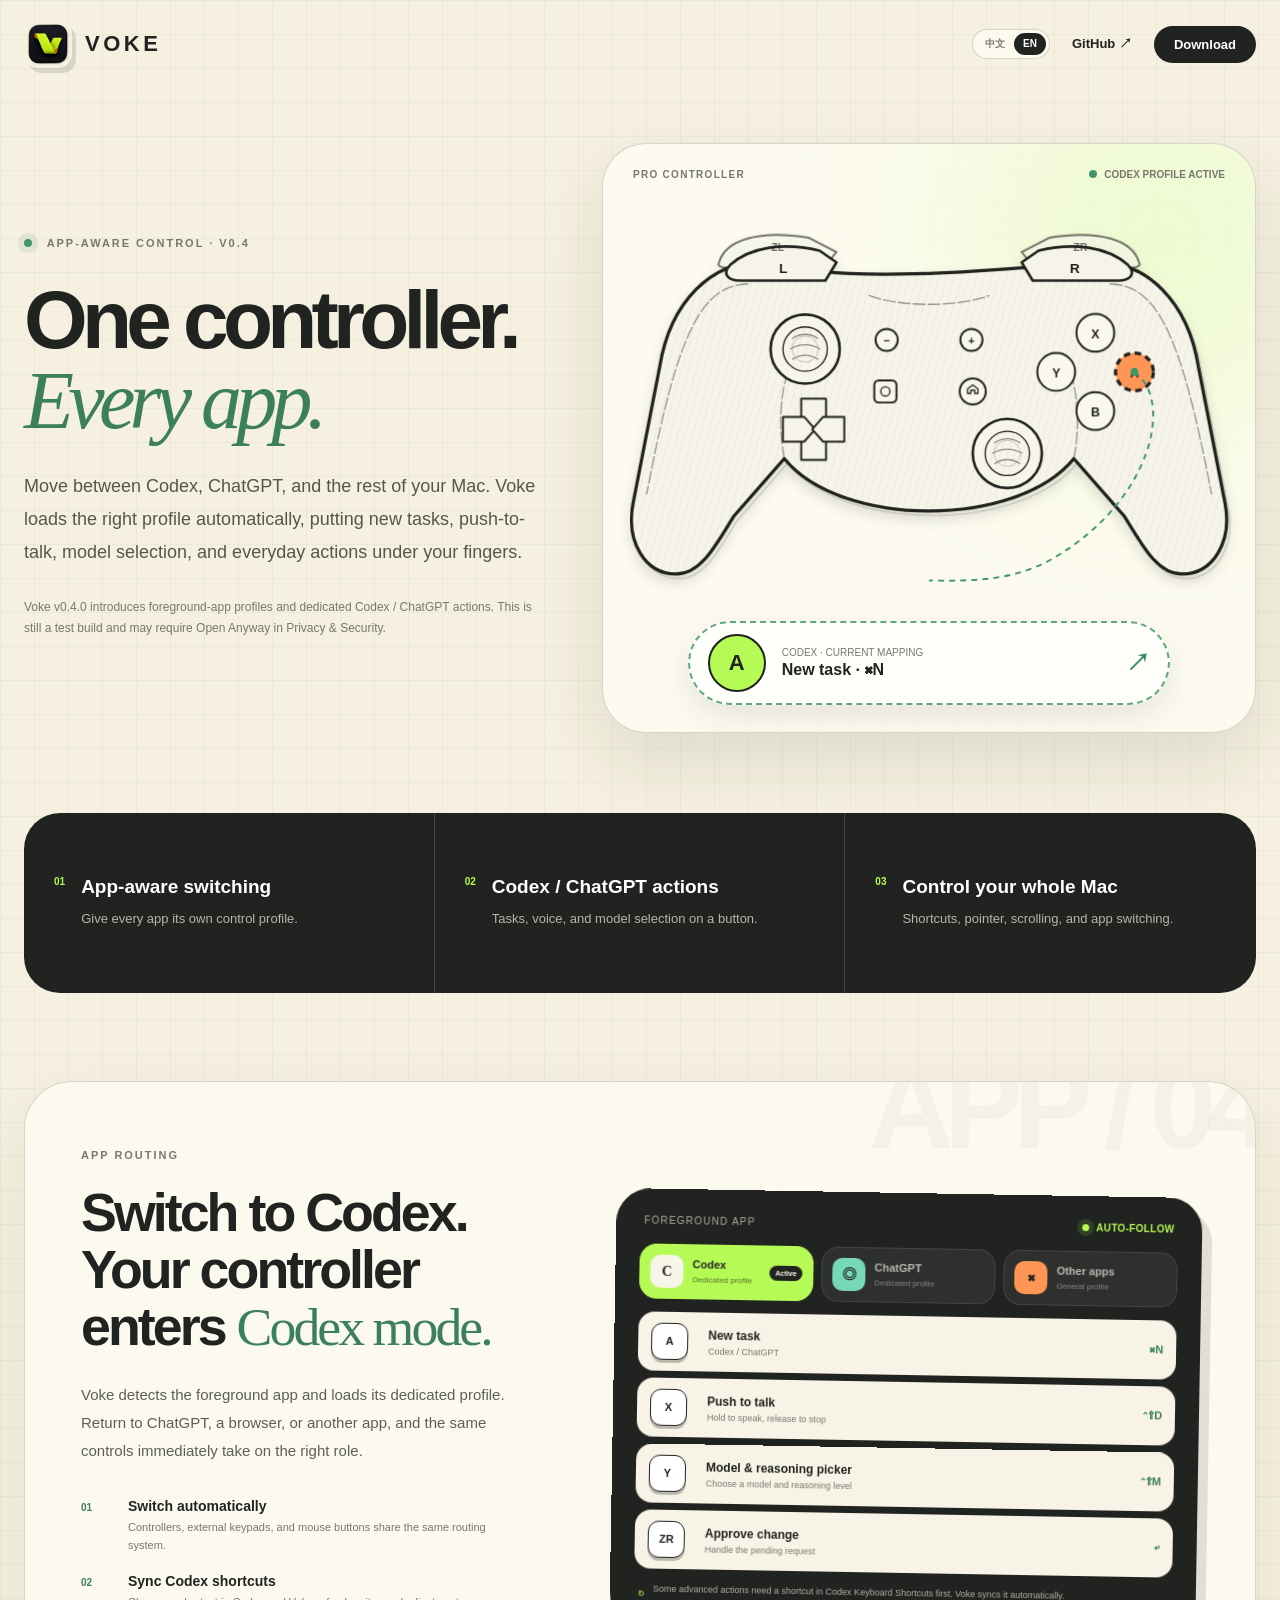
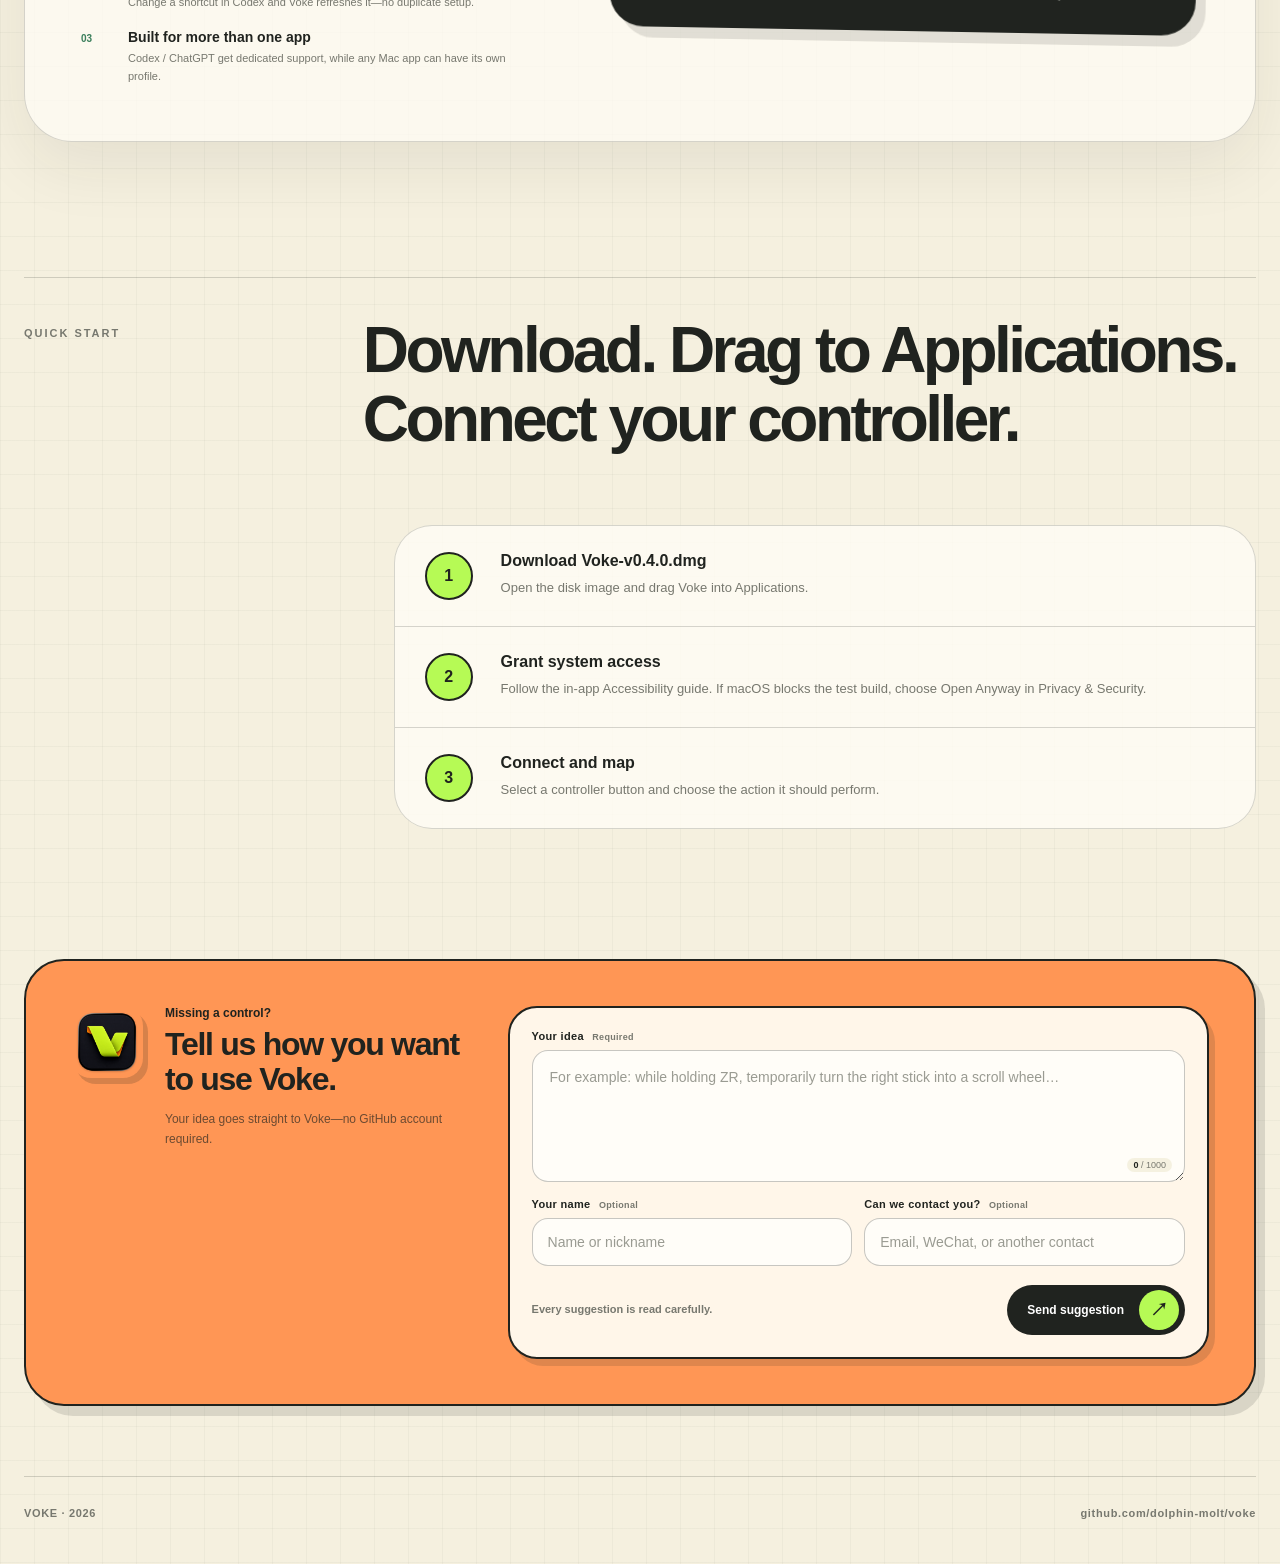
<file: site/index.html>
<!doctype html>
<html lang="zh-CN">
<head>
  <meta charset="utf-8">
  <meta name="viewport" content="width=device-width, initial-scale=1">
  <meta name="description" content="Voke：用游戏手柄控制 Codex、ChatGPT 与整个 Mac，并根据当前 App 自动切换专属映射。">
  <meta name="theme-color" content="#f5f0df">
  <title>Voke — 用手柄控制 Codex、ChatGPT 与你的 Mac</title>
  <link rel="icon" href="assets/voke-icon.png?v=0.4.0">
  <link rel="stylesheet" href="styles.css?v=20260722.2">
</head>
<body>
  <header class="nav shell">
    <a class="brand" href="#top" aria-label="Voke Home">
      <img src="assets/voke-icon.png?v=0.4.0" alt="">
      <span>VOKE</span>
    </a>
    <div class="nav-actions">
      <div class="lang-switch" role="group" aria-label="Language">
        <button type="button" data-lang="zh" aria-pressed="true">中文</button>
        <button type="button" data-lang="en" aria-pressed="false">EN</button>
      </div>
      <a class="quiet-link" href="https://github.com/dolphin-molt/voke" target="_blank" rel="noreferrer">GitHub ↗</a>
      <a class="mini-button" href="https://github.com/dolphin-molt/voke/releases/download/v0.4.0/Voke-v0.4.0.dmg" download="Voke-v0.4.0.dmg" data-i18n="nav.download">下载</a>
    </div>
  </header>

  <main id="top">
    <section class="hero shell">
      <div class="hero-copy reveal">
        <p class="eyebrow"><i></i> APP-AWARE CONTROL · V0.4</p>
        <h1 data-i18n-html="hero.title">一只手柄，<br><em>控制每个 App。</em></h1>
        <p class="summary" data-i18n="hero.summary">切到 Codex、ChatGPT 或其他 App，Voke 会自动换成对应的按键方案。新建任务、按住说话、模型选择和常用操作，抬手就能触发。</p>
        <p class="release-note" data-i18n="hero.release">当前版本 v0.4.0，新增前台 App 自动适配与 Codex / ChatGPT 专属动作。仍为测试版，安装时可能需要在“隐私与安全性”中选择仍要打开。</p>
      </div>

      <div class="controller-card reveal" aria-label="Voke controller mapping preview" data-i18n-aria="controller.preview">
        <div class="card-top"><span>PRO CONTROLLER</span><span class="connected"><i></i><span data-i18n="controller.status">CODEX 方案已启用</span></span></div>
        <svg class="controller" viewBox="0 0 1000 680" role="img" aria-label="Voke hand-drawn Pro Controller" data-i18n-aria="controller.svg">
          <defs>
            <pattern id="hatch" width="11" height="11" patternUnits="userSpaceOnUse" patternTransform="rotate(16)">
              <line x1="0" y1="0" x2="0" y2="11" stroke="#20231f" stroke-opacity=".10" stroke-width="1.4"/>
            </pattern>
            <filter id="object-shadow" x="-20%" y="-20%" width="140%" height="150%">
              <feDropShadow dx="0" dy="10" stdDeviation="10" flood-color="#20231f" flood-opacity=".12"/>
            </filter>
          </defs>
          <g class="controller-art" filter="url(#object-shadow)">
            <path class="trigger rear" d="M178 137C188 103 237 87 315 99L358 121L338 146H201C183 146 174 143 178 137Z"/>
            <path class="trigger rear" d="M822 137C812 103 763 87 685 99L642 121L662 146H799C817 146 826 143 822 137Z"/>
            <path class="ghost" d="M255 137C164 129 102 203 87 297L46 507C35 565 64 615 112 615C150 615 173 571 200 527L278 438C365 545 635 545 722 438L800 527C827 571 850 615 888 615C936 615 965 565 954 507L913 297C898 203 836 129 745 137C654 144 374 174 255 137Z"/>
            <path class="body" d="M255 137C164 129 102 203 87 297L46 507C35 565 64 615 112 615C150 615 173 571 200 527L278 438C365 545 635 545 722 438L800 527C827 571 850 615 888 615C936 615 965 565 954 507L913 297C898 203 836 129 745 137C654 144 374 174 255 137Z"/>
            <path class="hatching" d="M255 137C164 129 102 203 87 297L46 507C35 565 64 615 112 615C150 615 173 571 200 527L278 438C365 545 635 545 722 438L800 527C827 571 850 615 888 615C936 615 965 565 954 507L913 297C898 203 836 129 745 137C654 144 374 174 255 137Z"/>
            <path class="seams" d="M222 170C155 174 117 228 67 492M778 170C845 174 883 228 933 492M278 438C266 373 274 319 295 276M722 438C734 373 726 319 705 276M408 188C458 206 542 206 592 188"/>

            <path class="shoulder" d="M195 141C226 113 278 106 332 119L358 137L341 165H211C191 165 182 155 195 141Z"/>
            <path class="shoulder" d="M805 141C774 113 722 106 668 119L642 137L659 165H789C809 165 818 155 805 141Z"/>
            <text class="rear-label" x="268" y="120">ZL</text><text class="rear-label" x="732" y="120">ZR</text>
            <text x="276.5" y="154">L</text><text x="723.5" y="154">R</text>

            <g class="stick" transform="translate(310 270)"><circle r="53"/><circle r="34"/><circle r="20"/><path d="M-20-16Q0-29 20-16M-23 0Q0-13 23 0M-20 16Q0 3 20 16"/></g>
            <g class="stick" transform="translate(620 430)"><circle r="53"/><circle r="34"/><circle r="20"/><path d="M-20-16Q0-29 20-16M-23 0Q0-13 23 0M-20 16Q0 3 20 16"/></g>

            <g class="dpad">
              <path d="M303.96 345.96H342.04V378.44L323 395.24L303.96 378.44Z"/>
              <path d="M323 390.76L342.04 407.56V440.04H303.96V407.56Z"/>
              <path d="M275.96 373.96H308.44L325.24 393L308.44 412.04H275.96Z"/>
              <path d="M320.76 393L337.56 373.96H370.04V412.04H337.56Z"/>
            </g>

            <g class="face-buttons">
              <circle cx="755" cy="245" r="29"/><circle cx="695" cy="305" r="29"/><circle class="active" cx="815" cy="305" r="29"/><circle cx="755" cy="365" r="29"/>
              <text x="755" y="253">X</text><text x="695" y="313">Y</text><text x="815" y="313">A</text><text x="755" y="373">B</text>
            </g>
            <g class="small-buttons">
              <circle cx="435" cy="256" r="17"/><circle cx="565" cy="256" r="17"/><text x="435" y="263">−</text><text x="565" y="263">+</text>
              <rect x="416" y="318" width="34" height="34" rx="7"/><circle cx="433" cy="335" r="7" class="inner-symbol"/>
              <circle cx="567" cy="335" r="20"/><path class="home-symbol" d="M559 338V331L567 325L575 331V338H570V333H564V338Z"/>
            </g>
          </g>
          <path class="map-line" d="M815 305C876 348 842 503 690 591C625 629 550 625 500 625"/><circle class="map-dot" cx="815" cy="305" r="6"/>
        </svg>
        <div class="mapping-pill"><span>A</span><p><small data-i18n="controller.mappingLabel">CODEX · 当前映射</small><b data-i18n="controller.mappingAction">新建任务 · ⌘N</b></p><strong>↗</strong></div>
      </div>
    </section>

    <section class="abilities shell reveal" aria-label="Core features" data-i18n-aria="abilities.label">
      <article><span>01</span><b data-i18n="abilities.routingTitle">按 App 自动切换</b><p data-i18n="abilities.routingText">每个 App 保存自己的按键方案。</p></article>
      <article><span>02</span><b data-i18n="abilities.codexTitle">Codex / ChatGPT 动作</b><p data-i18n="abilities.codexText">任务、语音、模型选择，直接映射。</p></article>
      <article><span>03</span><b data-i18n="abilities.macTitle">控制整个 Mac</b><p data-i18n="abilities.macText">快捷键、鼠标、滚动与 App 切换。</p></article>
    </section>

    <section class="app-routing shell reveal" aria-labelledby="app-routing-title">
      <div class="app-routing-copy">
        <p class="eyebrow">APP ROUTING</p>
        <h2 id="app-routing-title" data-i18n-html="routing.title">切到 Codex，<br>手柄就进入 <em>Codex 模式。</em></h2>
        <p data-i18n="routing.summary">Voke 会识别当前前台 App，并自动载入它的专属方案。回到 ChatGPT、浏览器或其他软件时，同一组按键会立刻换回对应功能。</p>
        <ul>
          <li><i>01</i><span><b data-i18n="routing.autoTitle">自动切换，不用手动换配置</b><small data-i18n="routing.autoText">手柄、外接键盘和鼠标按键都使用同一套路由。</small></span></li>
          <li><i>02</i><span><b data-i18n="routing.syncTitle">Codex 快捷键自动同步</b><small data-i18n="routing.syncText">你在 Codex 中修改快捷键，Voke 会读取并刷新，不用重复录入。</small></span></li>
          <li><i>03</i><span><b data-i18n="routing.openTitle">不锁死在某一个 App</b><small data-i18n="routing.openText">Codex / ChatGPT 是重点适配，其他 Mac App 也能建立专属方案。</small></span></li>
        </ul>
      </div>

      <div class="route-console" aria-label="Codex profile example" data-i18n-aria="routing.consoleLabel">
        <div class="route-console-top">
          <span data-i18n="routing.foreground">当前前台 App</span>
          <strong><i></i><span data-i18n="routing.follow">自动跟随</span></strong>
        </div>
        <div class="app-switcher">
          <div class="app-chip active"><span class="app-mark codex">C</span><p><b>Codex</b><small data-i18n="routing.dedicated">专属方案</small></p><em data-i18n="routing.enabled">已启用</em></div>
          <div class="app-chip"><span class="app-mark chatgpt">◎</span><p><b>ChatGPT</b><small data-i18n="routing.dedicated">专属方案</small></p></div>
          <div class="app-chip"><span class="app-mark mac">⌘</span><p><b data-i18n="routing.otherApp">其他 App</b><small data-i18n="routing.general">通用方案</small></p></div>
        </div>
        <div class="action-list">
          <div><kbd>A</kbd><p><b data-i18n="actions.newTask">新建任务</b><small>Codex / ChatGPT</small></p><span>⌘N</span></div>
          <div><kbd>X</kbd><p><b data-i18n="actions.dictation">按住说话</b><small data-i18n="actions.dictationDetail">按下开始，松开结束</small></p><span>⌃⇧D</span></div>
          <div><kbd>Y</kbd><p><b data-i18n="actions.model">模型与推理选择器</b><small data-i18n="actions.modelDetail">选择模型和推理强度</small></p><span>⌃⇧M</span></div>
          <div><kbd>ZR</kbd><p><b data-i18n="actions.approve">接受修改</b><small data-i18n="actions.approveDetail">处理当前等待请求</small></p><span>↩</span></div>
        </div>
        <p class="route-footnote"><span>↻</span><span data-i18n="routing.note">部分高级动作需先在 Codex 的 Keyboard Shortcuts 中设置，Voke 会自动同步。</span></p>
      </div>
    </section>

    <section class="start shell" id="start">
      <div class="section-copy reveal">
        <p class="eyebrow">QUICK START</p>
        <h2 data-i18n-html="start.title">下载，拖入应用程序，<br>然后连接手柄。</h2>
      </div>
      <ol class="steps reveal">
        <li><span>1</span><div><b data-i18n="start.download">下载 Voke-v0.4.0.dmg</b><p data-i18n="start.downloadText">打开安装包，把 Voke 拖入“应用程序”。</p></div></li>
        <li><span>2</span><div><b data-i18n="start.permission">允许系统权限</b><p data-i18n="start.permissionText">按应用引导开启辅助功能；测试版如被拦截，请在“隐私与安全性”中仍要打开。</p></div></li>
        <li><span>3</span><div><b data-i18n="start.connect">连接并设置手柄</b><p data-i18n="start.connectText">点击手柄上的按钮，选择它要执行的动作。</p></div></li>
      </ol>
    </section>

    <section class="contact shell reveal" id="feedback">
      <div class="contact-heading">
        <img src="assets/voke-icon.png?v=0.4.0" alt="Voke">
        <div>
          <p data-i18n="feedback.kicker">还需要别的功能？</p>
          <h2 data-i18n="feedback.title">告诉我你想怎么控制。</h2>
          <span data-i18n="feedback.summary">建议会直接送到 Voke，不需要 GitHub 账号。</span>
        </div>
      </div>
      <form class="feedback-form" id="feedback-form">
        <label class="feedback-message">
          <span data-i18n-html="feedback.messageLabel">你的想法 <i>必填</i></span>
          <textarea name="message" maxlength="1000" rows="4" placeholder="例如：我希望长按 ZR 时，右摇杆临时变成滚轮……" data-i18n-placeholder="feedback.messagePlaceholder" required></textarea>
          <small><b id="message-count">0</b> / 1000</small>
        </label>
        <div class="feedback-meta">
          <label><span data-i18n-html="feedback.nameLabel">怎么称呼你 <i>可选</i></span><input name="name" maxlength="60" autocomplete="name" placeholder="名字或昵称" data-i18n-placeholder="feedback.namePlaceholder"></label>
          <label><span data-i18n-html="feedback.contactLabel">方便联系你吗 <i>可选</i></span><input name="contact" maxlength="120" autocomplete="email" placeholder="邮箱、微信或其他方式" data-i18n-placeholder="feedback.contactPlaceholder"></label>
        </div>
        <label class="feedback-trap" aria-hidden="true"><span data-i18n="feedback.trap">请留空</span><input name="website" tabindex="-1" autocomplete="off"></label>
        <div class="feedback-submit">
          <p class="feedback-status" id="feedback-status" role="status" aria-live="polite" data-i18n="feedback.statusIdle">提交后我会认真看每一条。</p>
          <button type="submit"><span data-i18n="feedback.submit">提交功能建议</span><strong>↗</strong></button>
        </div>
      </form>
    </section>
  </main>

  <footer class="shell"><span>VOKE · 2026</span><a href="https://github.com/dolphin-molt/voke" target="_blank" rel="noreferrer">github.com/dolphin-molt/voke</a></footer>
  <script src="app.js?v=20260722.2"></script>
</body>
</html>
</file>
<file: site/styles.css>
:root{--paper:#f5f0df;--card:#fffdf5;--ink:#20231f;--muted:#77786f;--line:rgba(32,35,31,.18);--lime:#b6fa55;--orange:#ff9655;--shadow:rgba(32,35,31,.13)}
*{box-sizing:border-box}
html{scroll-behavior:smooth}
body{margin:0;color:var(--ink);font-family:"Avenir Next","PingFang SC",sans-serif;background-color:var(--paper);background-image:linear-gradient(rgba(32,35,31,.035) 1px,transparent 1px),linear-gradient(90deg,rgba(32,35,31,.035) 1px,transparent 1px);background-size:34px 34px}
a{color:inherit;text-decoration:none}.shell{width:min(1260px,calc(100% - 48px));margin-inline:auto}
.nav{height:88px;display:flex;align-items:center;justify-content:space-between}.brand{display:flex;align-items:center;gap:13px;font-size:22px;font-weight:900;letter-spacing:.16em}.brand img{width:48px;height:48px;border-radius:14px;box-shadow:4px 5px 0 var(--shadow)}.nav-actions{display:flex;align-items:center;gap:22px}.lang-switch{display:flex;padding:3px;border:1px solid var(--line);border-radius:999px;background:rgba(255,253,245,.72)}.lang-switch button{border:0;border-radius:999px;background:transparent;color:var(--muted);padding:6px 9px;font:800 10px/1 "Avenir Next","PingFang SC",sans-serif;cursor:pointer;transition:background .2s ease,color .2s ease}.lang-switch button.active{background:var(--ink);color:white}.lang-switch button:focus-visible{outline:3px solid var(--lime);outline-offset:2px}.quiet-link{font-size:13px;font-weight:700}.mini-button{background:var(--ink);color:white;border-radius:999px;padding:11px 20px;font-size:13px;font-weight:800}
.hero{min-height:720px;display:grid;grid-template-columns:.88fr 1.12fr;gap:5vw;align-items:center;padding-block:55px 80px}.eyebrow{font:800 11px/1.2 "Avenir Next",sans-serif;letter-spacing:.18em;color:var(--muted)}.eyebrow i{display:inline-block;width:8px;height:8px;border-radius:50%;background:#45976a;margin-right:10px;box-shadow:0 0 0 6px rgba(69,151,106,.12)}h1{font-size:clamp(58px,6.4vw,92px);line-height:.98;letter-spacing:-.07em;margin:30px 0 28px;font-weight:900}h1 em{font-family:Georgia,"Songti SC",serif;font-weight:400;color:#3b7f5c}.summary{max-width:520px;font-size:18px;line-height:1.85;color:#55574f}.release-note{max-width:570px;font-size:12px;line-height:1.7;color:var(--muted);margin-top:28px}
.controller-card{position:relative;min-height:590px;background:rgba(255,253,245,.82);border:1px solid var(--line);border-radius:44px;box-shadow:0 28px 70px rgba(32,35,31,.1);overflow:hidden}.controller-card:before{content:"";position:absolute;width:390px;height:390px;border-radius:50%;background:var(--lime);filter:blur(95px);opacity:.2;right:-100px;top:-100px}.card-top{position:absolute;z-index:2;left:30px;right:30px;top:25px;display:flex;justify-content:space-between;font-size:10px;font-weight:800;letter-spacing:.13em;color:var(--muted)}.connected{letter-spacing:0}.connected i{display:inline-block;width:8px;height:8px;border-radius:50%;background:#45976a;margin-right:7px}.controller{position:absolute;width:100%;left:0;top:5%;overflow:visible}.body{fill:#f6f4e9;stroke:var(--ink);stroke-width:5;stroke-linejoin:round}.ghost{fill:none;stroke:#8d8f86;stroke-width:3;opacity:.34;transform:translate(5px,7px)}.hatching{fill:url(#hatch);stroke:none}.seams{fill:none;stroke:#20231f;stroke-opacity:.46;stroke-width:2;stroke-linecap:round;stroke-dasharray:18 5}.trigger,.shoulder{fill:#f6f4e9;stroke:var(--ink);stroke-linejoin:round}.trigger{stroke-width:3}.shoulder{stroke-width:4}.trigger.rear{opacity:.62}.controller text{font-family:"Avenir Next",sans-serif;font-size:21px;font-weight:800;text-anchor:middle;fill:var(--ink)}.controller .rear-label{font-size:16px;opacity:.62}.stick circle{fill:#f7f5ea;stroke:var(--ink);stroke-width:4}.stick circle+circle{fill:url(#hatch);stroke-width:2}.stick circle:nth-child(3){fill:none;stroke:#20231f;stroke-opacity:.25;stroke-width:1.5}.stick path{fill:none;stroke:#8a8c83;stroke-width:2}.dpad path{fill:#f6f4ea;stroke:var(--ink);stroke-width:3;stroke-linejoin:round}.face-buttons circle{fill:#f9f7ee;stroke:var(--ink);stroke-width:3}.face-buttons circle.active{fill:var(--orange);stroke-width:5;stroke-dasharray:10 7}.face-buttons text{font-size:19px}.small-buttons circle,.small-buttons rect{fill:#f8f6ed;stroke:var(--ink);stroke-width:3}.small-buttons .inner-symbol{fill:none;stroke-width:2}.small-buttons .home-symbol{fill:none;stroke:var(--ink);stroke-width:2;stroke-linejoin:round}.small-buttons text{font-size:17px}.map-line{fill:none;stroke:#42976a;stroke-width:3;stroke-dasharray:9 8}.map-dot{fill:#42976a}.mapping-pill{position:absolute;left:13%;right:13%;bottom:27px;min-height:84px;padding:10px 18px;background:rgba(255,255,252,.92);border:2px dashed #61a77d;border-radius:999px;display:flex;align-items:center;gap:16px;box-shadow:0 12px 30px rgba(32,35,31,.1)}.mapping-pill>span{width:58px;height:58px;border-radius:50%;display:grid;place-items:center;background:var(--lime);border:2px solid var(--ink);font-weight:900;font-size:22px}.mapping-pill p{margin:0;flex:1}.mapping-pill small,.mapping-pill b{display:block}.mapping-pill small{font-size:10px;color:var(--muted)}.mapping-pill b{font-size:16px;margin-top:3px}.mapping-pill strong{font-size:24px;color:#3b8e63}
.abilities{display:grid;grid-template-columns:repeat(3,1fr);background:var(--ink);border-radius:36px;overflow:hidden;color:white;margin-bottom:88px}.abilities article{min-height:180px;padding:30px;border-right:1px solid rgba(255,255,255,.16);display:grid;grid-template-columns:auto 1fr;gap:10px 16px;align-content:center}.abilities article:last-child{border:0}.abilities span{font-size:10px;color:var(--lime);font-weight:800}.abilities b{font-size:19px}.abilities p{grid-column:2;margin:0;color:#b4b6ad;font-size:13px;line-height:1.7}
.app-routing{display:grid;grid-template-columns:minmax(340px,.86fr) minmax(520px,1.14fr);gap:7vw;align-items:center;margin-bottom:135px;padding:56px;border:1px solid var(--line);border-radius:48px;background:rgba(255,253,245,.72);box-shadow:0 24px 65px rgba(32,35,31,.08);position:relative;overflow:hidden}.app-routing:before{content:"APP / 04";position:absolute;right:-8px;top:-34px;font:900 118px/1 "Avenir Next",sans-serif;letter-spacing:-.08em;color:rgba(32,35,31,.035);pointer-events:none}.app-routing-copy{position:relative;z-index:1}.app-routing-copy h2{font-size:clamp(42px,4.2vw,64px);line-height:1.06;letter-spacing:-.055em;margin:22px 0 25px}.app-routing-copy h2 em{font-family:Georgia,"Songti SC",serif;font-weight:400;font-style:normal;color:#3b7f5c}.app-routing-copy>p:not(.eyebrow){max-width:550px;margin:0;color:#5d5f57;font-size:15px;line-height:1.85}.app-routing-copy ul{list-style:none;padding:0;margin:34px 0 0;display:grid;gap:18px}.app-routing-copy li{display:grid;grid-template-columns:34px 1fr;gap:13px;align-items:start}.app-routing-copy li>i{font:900 10px/1 "Avenir Next",sans-serif;color:#3b7f5c;font-style:normal;padding-top:5px}.app-routing-copy li span,.app-routing-copy li b,.app-routing-copy li small{display:block}.app-routing-copy li b{font-size:14px}.app-routing-copy li small{margin-top:5px;color:var(--muted);font-size:11px;line-height:1.6}
.route-console{position:relative;z-index:1;background:var(--ink);color:white;border:2px solid var(--ink);border-radius:34px;padding:22px;box-shadow:10px 11px 0 rgba(32,35,31,.12);transform:rotate(1deg)}.route-console-top{display:flex;align-items:center;justify-content:space-between;padding:2px 4px 18px;font-size:10px;letter-spacing:.12em;color:#aeb0a8;text-transform:uppercase}.route-console-top strong{color:var(--lime);font-size:10px;letter-spacing:.03em}.route-console-top strong i{display:inline-block;width:7px;height:7px;border-radius:50%;background:var(--lime);margin-right:7px;box-shadow:0 0 0 5px rgba(182,250,85,.12)}.app-switcher{display:grid;grid-template-columns:repeat(3,1fr);gap:8px;margin-bottom:13px}.app-chip{min-width:0;display:flex;align-items:center;gap:9px;padding:10px;background:rgba(255,255,255,.06);border:1px solid rgba(255,255,255,.1);border-radius:17px;color:#b7b8b2}.app-chip.active{background:var(--lime);border-color:var(--lime);color:var(--ink)}.app-mark{flex:0 0 auto;width:33px;height:33px;display:grid;place-items:center;border-radius:10px;background:#f7f4e8;color:var(--ink);font:900 14px/1 Georgia,serif}.app-mark.chatgpt{background:#75d9b6}.app-mark.mac{background:var(--orange)}.app-chip p{min-width:0;margin:0;line-height:1.05}.app-chip b,.app-chip small{display:block;white-space:nowrap;overflow:hidden;text-overflow:ellipsis}.app-chip b{font-size:11px}.app-chip small{font-size:8px;margin-top:5px;opacity:.64}.app-chip em{margin-left:auto;padding:4px 6px;background:var(--ink);border-radius:999px;color:white;font:800 7px/1 "Avenir Next",sans-serif;font-style:normal}.action-list{display:grid;gap:7px}.action-list>div{display:grid;grid-template-columns:45px minmax(0,1fr) auto;gap:12px;align-items:center;padding:11px 13px;border-radius:16px;background:#f7f3e6;color:var(--ink);transition:transform .2s ease,background .2s ease}.action-list>div:hover{transform:translateX(-4px);background:white}.action-list kbd{width:37px;height:37px;display:grid;place-items:center;background:white;border:1.5px solid var(--ink);border-radius:11px;box-shadow:0 3px 0 rgba(32,35,31,.28);font:900 11px/1 "Avenir Next",sans-serif}.action-list p{margin:0}.action-list p b,.action-list p small{display:block}.action-list p b{font-size:12px}.action-list p small{color:var(--muted);font-size:9px;margin-top:4px}.action-list>div>span{font:800 11px/1 "Avenir Next",sans-serif;color:#3b7f5c}.route-footnote{display:flex;gap:8px;align-items:flex-start;margin:14px 4px 0;color:#aeb0a8;font-size:9px;line-height:1.55}.route-footnote>span:first-child{color:var(--lime);font-size:13px}.route-footnote>span:last-child{color:inherit;font-size:inherit}
.start{padding-bottom:130px}.section-copy{display:grid;grid-template-columns:.55fr 1.45fr;border-top:1px solid var(--line);padding-top:38px}.section-copy h2{font-size:clamp(44px,5vw,70px);line-height:1.08;letter-spacing:-.055em;margin:0}.steps{list-style:none;padding:0;margin:70px 0 0 30%;background:rgba(255,253,245,.8);border:1px solid var(--line);border-radius:38px;overflow:hidden}.steps li{display:grid;grid-template-columns:58px 1fr;gap:18px;padding:26px 30px;border-bottom:1px solid var(--line);align-items:start}.steps li:last-child{border:0}.steps li>span{width:48px;height:48px;border-radius:50%;border:2px solid var(--ink);display:grid;place-items:center;font-weight:900;background:var(--lime)}.steps b{font-size:16px}.steps p{font-size:13px;line-height:1.7;color:var(--muted);margin:7px 0 0}
.contact{margin-bottom:70px;padding:45px;background:var(--orange);border:2px solid var(--ink);border-radius:40px;box-shadow:9px 10px 0 var(--shadow);display:grid;grid-template-columns:minmax(280px,.72fr) minmax(420px,1.28fr);align-items:start;gap:42px}.contact-heading{display:flex;align-items:flex-start;gap:22px;position:sticky;top:24px}.contact img{width:72px;height:72px;border-radius:20px;box-shadow:5px 6px 0 rgba(32,35,31,.18)}.contact p{margin:0 0 7px;font-size:12px;font-weight:800}.contact h2{margin:0;font-size:32px;line-height:1.1;letter-spacing:-.04em}.contact-heading span{display:block;max-width:320px;margin-top:13px;font-size:12px;line-height:1.65;color:rgba(32,35,31,.66)}.feedback-form{display:grid;gap:16px;padding:22px;background:rgba(255,253,245,.93);border:2px solid var(--ink);border-radius:29px;box-shadow:6px 7px 0 rgba(32,35,31,.14)}.feedback-form label{display:grid;gap:8px}.feedback-form label>span{font-size:11px;font-weight:800;letter-spacing:.03em}.feedback-form label i{font-style:normal;font-size:9px;color:var(--muted);margin-left:5px}.feedback-form textarea,.feedback-form input{width:100%;border:1.5px solid rgba(32,35,31,.25);border-radius:16px;background:#fffdf8;color:var(--ink);font:600 14px/1.65 "Avenir Next","PingFang SC",sans-serif;outline:none;transition:border-color .2s ease,box-shadow .2s ease,transform .2s ease}.feedback-form textarea{resize:vertical;min-height:132px;padding:15px 17px}.feedback-form input{height:48px;padding:0 15px}.feedback-form textarea::placeholder,.feedback-form input::placeholder{color:#9a9b92;font-weight:500}.feedback-form textarea:focus,.feedback-form input:focus{border-color:var(--ink);box-shadow:0 0 0 4px rgba(182,250,85,.55);transform:translateY(-1px)}.feedback-message{position:relative}.feedback-message small{position:absolute;right:13px;bottom:10px;padding:2px 6px;border-radius:999px;background:rgba(245,240,223,.92);color:var(--muted);font-size:9px}.feedback-message small b{color:var(--ink)}.feedback-meta{display:grid;grid-template-columns:1fr 1fr;gap:12px}.feedback-trap{position:absolute!important;width:1px;height:1px;overflow:hidden;clip:rect(0,0,0,0)}.feedback-submit{display:flex;align-items:center;justify-content:space-between;gap:16px;padding-top:3px}.feedback-status{margin:0!important;color:var(--muted);font-size:11px!important;font-weight:600!important;line-height:1.5}.feedback-status.success{color:#287750}.feedback-status.error{color:#a23d2b}.feedback-submit button{border:0;background:var(--ink);color:#fff;border-radius:999px;min-height:50px;padding:5px 6px 5px 20px;display:flex;align-items:center;gap:15px;font:800 12px/1 "Avenir Next","PingFang SC",sans-serif;cursor:pointer;transition:transform .2s ease,box-shadow .2s ease}.feedback-submit button strong{width:40px;height:40px;border-radius:50%;display:grid;place-items:center;background:var(--lime);color:var(--ink);font-size:18px}.feedback-submit button:hover{transform:translateY(-2px);box-shadow:0 7px 0 rgba(32,35,31,.15)}.feedback-submit button:disabled{cursor:wait;opacity:.65;transform:none;box-shadow:none}footer{border-top:1px solid var(--line);padding-block:30px 45px;display:flex;justify-content:space-between;color:var(--muted);font-size:11px;font-weight:700;letter-spacing:.06em}
.reveal{opacity:0;transform:translateY(18px);transition:opacity .7s ease,transform .7s ease}.reveal.visible{opacity:1;transform:none}
@media(prefers-reduced-motion:reduce){html{scroll-behavior:auto}.reveal{opacity:1;transform:none;transition:none}}
@media(max-width:1080px){.app-routing{grid-template-columns:1fr;gap:45px}.app-routing-copy>p:not(.eyebrow){max-width:720px}.app-routing-copy ul{grid-template-columns:repeat(3,1fr)}.route-console{max-width:760px;width:100%;margin-inline:auto}}
@media(max-width:960px){.hero{grid-template-columns:1fr;padding-top:65px}.hero-copy{max-width:700px}.controller-card{min-height:620px}.abilities{margin-top:20px}.section-copy{grid-template-columns:1fr;gap:25px}.steps{margin-left:0}.contact{grid-template-columns:1fr;gap:28px}.contact-heading{position:static}.contact-heading span{max-width:none}}
@media(max-width:650px){.shell{width:min(100% - 28px,1260px)}.nav{height:76px}.brand{gap:9px;font-size:18px}.brand img{width:42px;height:42px}.nav-actions{gap:9px}.lang-switch button{padding:6px 7px}.quiet-link{display:none}.mini-button{padding:11px 15px}.hero{padding-block:42px 65px;gap:35px}h1{font-size:55px}.summary{font-size:16px}.controller-card{min-height:440px;border-radius:30px}.controller{width:112%;left:-6%;top:5%}.card-top{left:20px;right:20px}.connected{font-size:0}.connected i{margin-right:0}.connected:after{content:"CODEX";font-size:10px}.mapping-pill{left:6%;right:6%;bottom:18px;min-height:70px;padding:8px 13px}.mapping-pill>span{width:48px;height:48px;font-size:18px}.mapping-pill b{font-size:14px}.abilities{grid-template-columns:1fr;border-radius:28px;margin-bottom:70px}.abilities article{min-height:130px;border-right:0;border-bottom:1px solid rgba(255,255,255,.16)}.app-routing{padding:32px 18px 28px;border-radius:30px;margin-bottom:95px}.app-routing:before{font-size:74px;top:-18px}.app-routing-copy h2{font-size:40px}.app-routing-copy ul{grid-template-columns:1fr}.route-console{padding:14px;border-radius:24px;box-shadow:6px 7px 0 rgba(32,35,31,.12);transform:none}.app-switcher{grid-template-columns:1fr}.app-chip:not(.active){display:none}.action-list>div{grid-template-columns:40px minmax(0,1fr) auto;padding:10px}.action-list kbd{width:34px;height:34px}.section-copy h2{font-size:43px}.steps{border-radius:28px}.steps li{padding:22px 18px;grid-template-columns:48px 1fr}.steps li>span{width:42px;height:42px}.contact{padding:27px 20px;border-radius:30px}.contact-heading{display:grid;grid-template-columns:58px 1fr;gap:15px}.contact img{width:58px;height:58px}.contact h2{font-size:27px}.feedback-form{padding:16px;border-radius:23px}.feedback-meta{grid-template-columns:1fr}.feedback-submit{align-items:stretch;flex-direction:column}.feedback-submit button{justify-content:space-between;width:100%}footer{gap:18px;flex-direction:column}}
</file>
